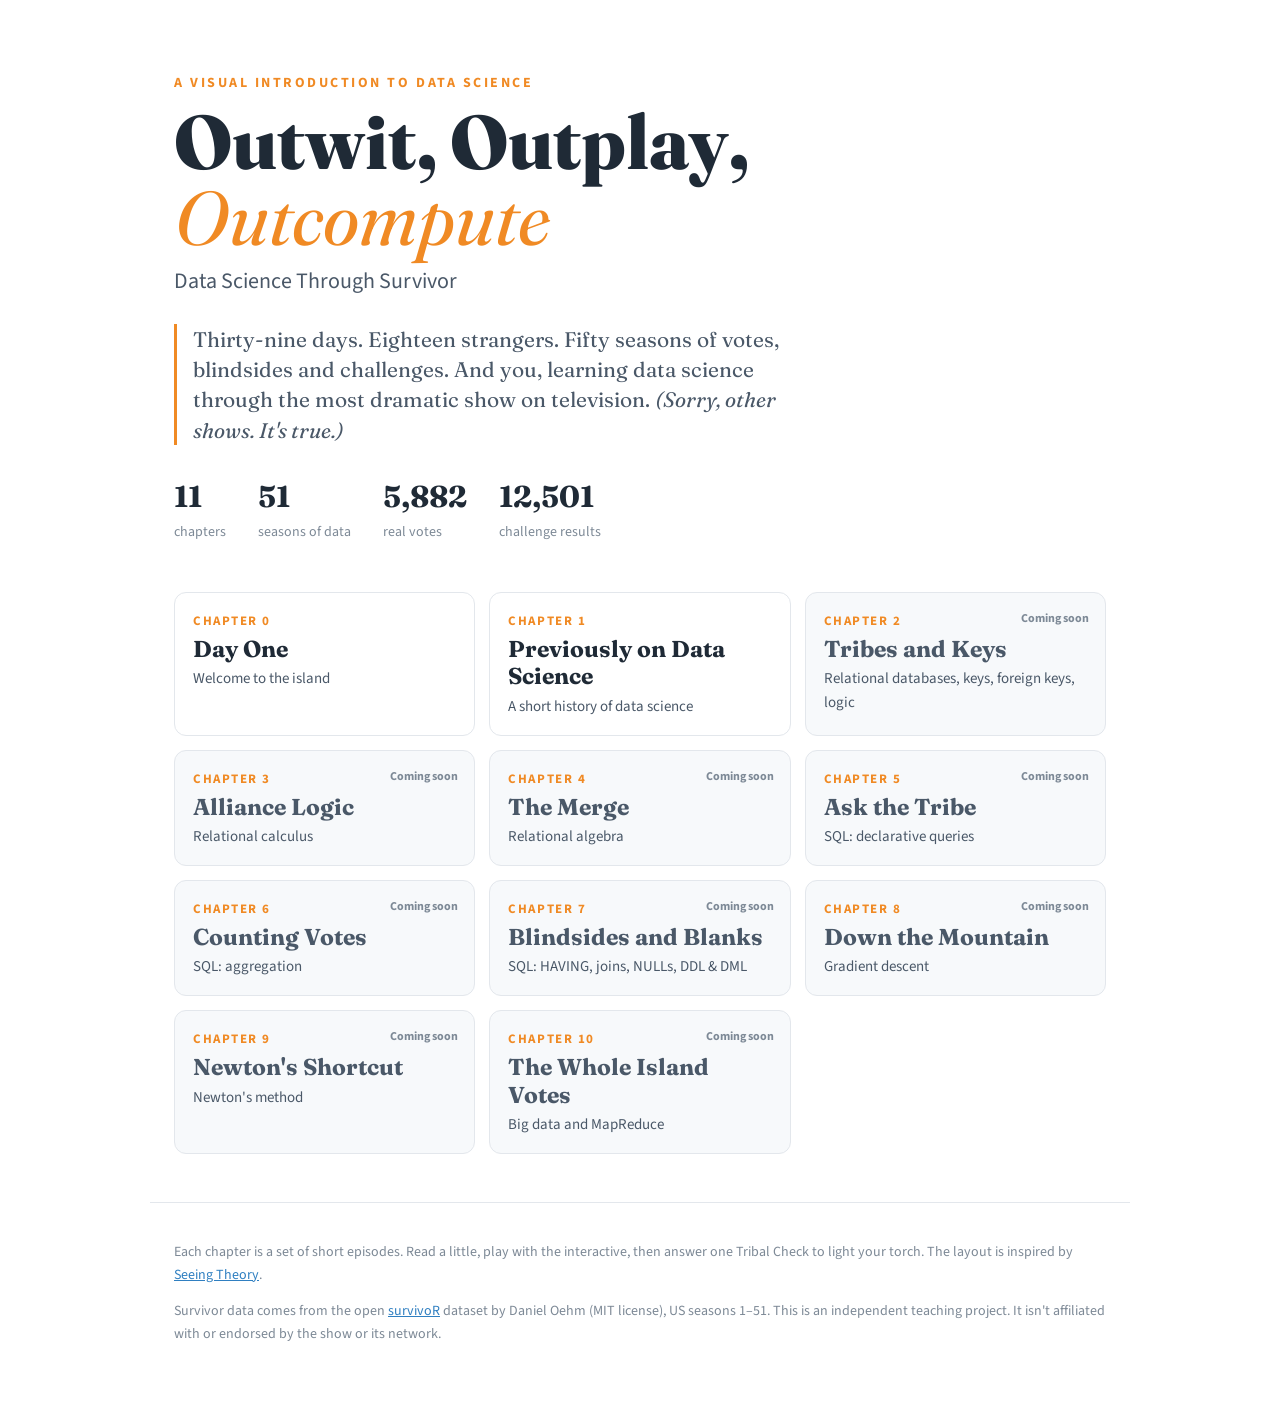
<file: index.html>
<!doctype html>
<html lang="en">
<head>
  <meta charset="utf-8">
  <meta name="viewport" content="width=device-width, initial-scale=1">
  <link rel="icon" href="data:image/svg+xml,<svg xmlns=%22http://www.w3.org/2000/svg%22 viewBox=%220 0 100 100%22><text y=%22.9em%22 font-size=%2290%22>🔥</text></svg>">
  <title>Outwit, Outplay, Outcompute</title>
  <meta name="description" content="A visual, interactive introduction to data science, taught through Survivor data.">
  <link rel="preconnect" href="https://fonts.googleapis.com">
  <link rel="preconnect" href="https://fonts.gstatic.com" crossorigin>
  <link href="https://fonts.googleapis.com/css2?family=Fraunces:ital,opsz,wght@0,9..144,600;0,9..144,800;1,9..144,400&family=Source+Sans+3:wght@400;600;700&family=JetBrains+Mono:wght@400&display=swap" rel="stylesheet">
  <link rel="stylesheet" href="assets/css/site.css">
  <style>
    .hero { max-width: 980px; margin: 0 auto; padding: 72px 24px 32px; }
    .hero .kicker { font-size: 14px; letter-spacing: .18em; text-transform: uppercase; color: var(--torch); font-weight: 700; }
    .hero h1 { font-family: var(--font-voice); font-size: clamp(40px, 7vw, 76px); line-height: 1; margin: 10px 0 8px; font-weight: 800; }
    .hero h1 em { font-style: italic; font-weight: 400; color: var(--torch); }
    .hero .sub { font-size: 22px; color: var(--ink-soft); margin: 0 0 24px; }
    .hero .previously { max-width: 640px; }
    .stats { display: flex; gap: 32px; flex-wrap: wrap; margin: 28px 0 0; }
    .stats div { font-size: 14px; color: var(--muted); }
    .stats b { display: block; font-family: var(--font-voice); font-size: 30px; color: var(--ink); }
    .chapters { max-width: 980px; margin: 0 auto; padding: 16px 24px 48px; display: grid; grid-template-columns: repeat(auto-fill, minmax(280px, 1fr)); gap: 14px; }
    .ch-card { display: block; padding: 18px 18px 16px; border: 1px solid var(--line); border-radius: 12px; text-decoration: none; color: var(--ink); background: #fff; transition: border-color .15s, transform .15s; position: relative; }
    a.ch-card:hover { border-color: var(--torch); transform: translateY(-2px); }
    .ch-card .n { font-size: 13px; letter-spacing: .12em; text-transform: uppercase; color: var(--torch); font-weight: 700; }
    .ch-card h3 { font-family: var(--font-voice); font-size: 23px; margin: 4px 0 4px; line-height: 1.2; }
    .ch-card p { margin: 0; color: var(--ink-soft); font-size: 15px; }
    .ch-card.soon { background: var(--panel); color: var(--muted); }
    .ch-card.soon h3 { color: var(--ink-soft); }
    .ch-card .badge { position: absolute; top: 16px; right: 16px; font-size: 12px; font-weight: 700; color: var(--muted); }
    footer { max-width: 980px; margin: 0 auto; padding: 24px 24px 48px; color: var(--muted); font-size: 14px; border-top: 1px solid var(--line); }
  </style>
</head>
<body>
  <header class="hero">
    <div class="kicker">A visual introduction to data science</div>
    <h1>Outwit, Outplay, <em>Outcompute</em></h1>
    <p class="sub">Data Science Through Survivor</p>
    <p class="previously">Thirty-nine days. Eighteen strangers. Fifty seasons of votes, blindsides and challenges. And you, learning data science through the most dramatic show on television. <span class="aside">(Sorry, other shows. It's true.)</span></p>
    <div class="stats" id="stats"></div>
  </header>

  <main class="chapters" id="chapters"></main>

  <footer>
    <p>Each chapter is a set of short episodes. Read a little, play with the interactive, then answer one Tribal Check to light your torch. The layout is inspired by <a href="https://seeing-theory.brown.edu/">Seeing Theory</a>.</p>
    <p>Survivor data comes from the open <a href="https://github.com/doehm/survivoR">survivoR</a> dataset by Daniel Oehm (MIT license), US seasons 1–51. This is an independent teaching project. It isn't affiliated with or endorsed by the show or its network.</p>
  </footer>

  <script src="assets/js/module.js"></script>
  <script>
    (function () {
      const M = window.MODULE;
      const box = document.getElementById("chapters");
      M.chapters.forEach((c) => {
        const a = document.createElement(c.ready ? "a" : "div");
        a.className = "ch-card" + (c.ready ? "" : " soon");
        if (c.ready) a.href = c.href;
        a.innerHTML = `<div class="n">Chapter ${c.n}</div><h3>${c.title}</h3><p>${c.topic}</p>` +
          (c.ready ? "" : '<span class="badge">Coming soon</span>');
        box.appendChild(a);
      });
      document.getElementById("stats").innerHTML =
        "<div><b>11</b>chapters</div><div><b>51</b>seasons of data</div><div><b>5,882</b>real votes</div><div><b>12,501</b>challenge results</div>";
    })();
  </script>
</body>
</html>
</file>
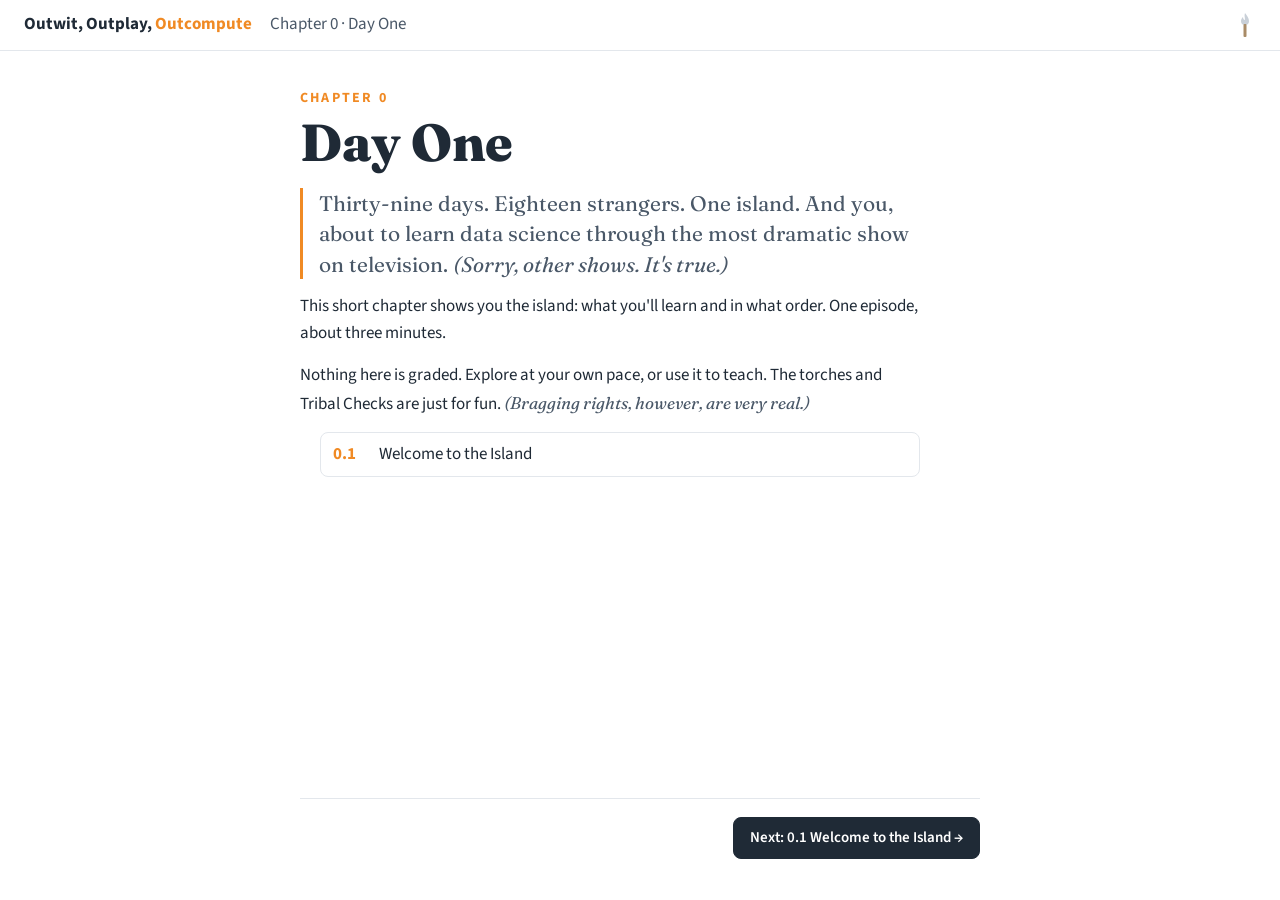
<file: chapters/00-day-one.html>
<!doctype html>
<html lang="en">
<head>
  <meta charset="utf-8">
  <meta name="viewport" content="width=device-width, initial-scale=1">
  <link rel="icon" href="data:image/svg+xml,<svg xmlns=%22http://www.w3.org/2000/svg%22 viewBox=%220 0 100 100%22><text y=%22.9em%22 font-size=%2290%22>🔥</text></svg>">
  <title>Day One · Outwit, Outplay, Outcompute</title>
  <link rel="preconnect" href="https://fonts.googleapis.com">
  <link rel="preconnect" href="https://fonts.gstatic.com" crossorigin>
  <link href="https://fonts.googleapis.com/css2?family=Fraunces:ital,opsz,wght@0,9..144,600;0,9..144,800;1,9..144,400&family=Source+Sans+3:wght@400;600;700&family=JetBrains+Mono:wght@400&display=swap" rel="stylesheet">
  <link rel="stylesheet" href="../assets/css/site.css">
</head>
<body data-chapter="ch00" data-chapter-title="Chapter 0: Day One" data-next="01-previously-on-data-science.html">
  <header class="topbar">
    <a class="home" href="../index.html">Outwit, Outplay, <span>Outcompute</span></a>
    <span class="chapter-name">Chapter 0 · Day One</span>
    <nav class="torches" aria-label="Episodes"></nav>
  </header>

  <main class="layout">
    <div class="text-col">

      <!-- ===================== COVER ===================== -->
      <section class="episode" data-ep="start" data-title="Day One" data-kind="cover">
        <div class="cover-kicker">Chapter 0</div>
        <h1 class="cover-title">Day One</h1>
        <p class="previously">Thirty-nine days. Eighteen strangers. One island. And you, about to learn data science through the most dramatic show on television. <span class="aside">(Sorry, other shows. It's true.)</span></p>
        <p>This short chapter shows you the island: what you'll learn and in what order. One episode, about three minutes.</p>
        <p>Nothing here is graded. Explore at your own pace, or use it to teach. The torches and Tribal Checks are just for fun. <span class="aside">(Bragging rights, however, are very real.)</span></p>
        <ul class="ep-list"></ul>
      </section>

      <!-- ===================== 0.1 ===================== -->
      <section class="episode" data-ep="0.1" data-title="Welcome to the Island">
        <h2>Welcome to the Island</h2>
        <p>This module is about one thing: getting <b>useful, non-obvious knowledge out of data</b>. That's what data science is.</p>
        <p>To do it, you need two kinds of tools. There's the <b>software</b> that real data scientists use every day, and the <b>math, statistics and machine learning</b> that run underneath it.</p>
        <p>One more thing up front. This isn't only about machine learning. We care about <b>big data</b>: data so large and messy that just <i>storing</i> it and <i>asking it questions</i> is half the battle.</p>
        <p>Here's your island. Each camp is a chapter, and you'll visit them in order. <span class="aside">(No skipping ahead. I'm a narrator, not a miracle worker.)</span> Hover a camp to see what's there. Past the last camp, it's foggy. That's next season.</p>

        <div class="wjh"><b>What just happened</b>Data science = useful, non-obvious knowledge from data. This module covers the tools, the math, and big data.</div>

        <div class="check" data-answer="b"
             data-right="Exactly. Big data, plus the tools and math to handle it."
             data-wrong="Close, but no torch. Machine learning is part of it, not the whole thing.">
          <div class="q-label">Tribal Check</div>
          <p class="q">This module's focus is closest to…</p>
          <div class="opts">
            <button class="opt" data-k="a">Pure machine learning</button>
            <button class="opt" data-k="b">Big data, plus the tools and math to work with it</button>
            <button class="opt" data-k="c">Spreadsheet skills</button>
          </div>
          <p class="fb"></p>
        </div>

        <div class="stage" id="stage-0-1">
          <p class="panel-title">The island · 10 camps</p>
          <div id="island"></div>
          <div id="camp-info" class="wjh" style="border-left-color: var(--torch)"><b>Camp info</b>Hover or tap a camp.</div>
        </div>
      </section>


      <!-- ===================== NEXT TIME ===================== -->
      <section class="episode" data-ep="next" data-title="Next time on…" data-kind="council">
        <div class="cover-kicker">Next time on…</div>
        <h1 class="cover-title">Previously on Data Science</h1>
        <p class="previously">A coin flip that isn't a coin flip, a map that solved a mystery, and a robot that got voted off the island. Twice.</p>
        <p><a class="btn torch" href="01-previously-on-data-science.html">Start Chapter 1 →</a></p>
        <h3>Your torches</h3>
        <ul class="ep-list"></ul>
      </section>
    </div>

    <aside class="stage-col" aria-label="Interactive"></aside>
    <div class="nav-col"></div>
  </main>

  <script src="../assets/js/module.js"></script>
  <script src="../assets/js/core.js"></script>
  <script src="../assets/js/ch00.js"></script>
</body>
</html>
</file>
<file: assets/css/site.css>
/* Outwit, Outplay, Outcompute — shared styles
   Seeing Theory layout: text on the left, interactive on the right.
   Blue = theory, green = what actually happened. */

:root {
  --ink: #1f2a36;
  --ink-soft: #4a5868;
  --muted: #7d8996;
  --line: #e3e7ec;
  --bg: #ffffff;
  --panel: #f7f9fb;
  --sand: #fbf6ec;
  --sand-line: #efe3cb;
  --theory: #5aa9e6;
  --theory-soft: #d6eaf9;
  --observed: #3dbb85;
  --observed-soft: #d4f2e4;
  --torch: #f08a24;
  --torch-soft: #fde6cf;
  --danger: #e0564e;
  --danger-soft: #fbe0de;
  --grey: #c9d0d8;
  --radius: 10px;
  --font-body: "Source Sans 3", system-ui, -apple-system, "Segoe UI", sans-serif;
  --font-voice: "Fraunces", Georgia, serif;
  --font-mono: "JetBrains Mono", ui-monospace, Menlo, monospace;
}

* { box-sizing: border-box; }
html, body { margin: 0; }
body {
  background: var(--bg);
  color: var(--ink);
  font-family: var(--font-body);
  font-size: 17px;
  line-height: 1.6;
  -webkit-font-smoothing: antialiased;
}
a { color: #2f7fc1; }
button { font: inherit; }
code, .mono { font-family: var(--font-mono); font-size: 0.88em; }

/* ---------- top bar ---------- */
.topbar {
  position: sticky; top: 0; z-index: 20;
  display: flex; align-items: center; gap: 18px;
  padding: 10px 24px;
  background: rgba(255,255,255,0.96);
  border-bottom: 1px solid var(--line);
  backdrop-filter: blur(6px);
}
.topbar .home { font-weight: 700; text-decoration: none; color: var(--ink); white-space: nowrap; }
.topbar .home span { color: var(--torch); }
.topbar .chapter-name { color: var(--ink-soft); white-space: nowrap; overflow: hidden; text-overflow: ellipsis; }
.torches { display: flex; gap: 4px; margin-left: auto; flex-wrap: wrap; justify-content: flex-end; }
.torch-btn {
  width: 22px; height: 30px; padding: 0; border: 0; background: none; cursor: pointer;
  display: grid; place-items: center; border-radius: 6px;
}
.torch-btn:hover, .torch-btn:focus-visible { background: var(--panel); outline: none; }
.torch-btn.current { background: var(--torch-soft); }
.torch-btn svg { width: 14px; height: 24px; }
.torch-btn .flame { fill: var(--grey); transition: fill .3s; }
.torch-btn.lit .flame { fill: var(--torch); }
.torch-btn .stick { fill: #a98b67; }

/* ---------- two-column episode layout ---------- */
.layout {
  display: grid;
  grid-template-columns: minmax(320px, 40%) 1fr;
  grid-template-rows: 1fr auto;
  grid-template-areas: "text stage" "nav stage";
  min-height: calc(100vh - 52px);
}
.text-col {
  grid-area: text;
  padding: 36px 40px 0;
  border-right: 1px solid var(--line);
  background: var(--bg);
}
.nav-col { grid-area: nav; padding: 0 40px 40px; border-right: 1px solid var(--line); }
.stage-col {
  grid-area: stage;
  align-self: start;
  position: sticky; top: 52px;
  height: calc(100vh - 52px);
  overflow-y: auto;
  padding: 32px 36px;
  background: var(--bg);
}
/* cover and council screens have no interactive: one centered column */
.layout.no-stage { grid-template-columns: minmax(0, 760px); grid-template-areas: "text" "nav"; justify-content: center; }
.layout.no-stage .stage-col { display: none; }
.layout.no-stage .text-col, .layout.no-stage .nav-col { border-right: 0; }

.episode { display: none; max-width: 620px; }
.episode.active { display: block; animation: fadeUp .35s ease; }
.stage { display: none; }
.stage.active { display: block; animation: fadeUp .35s ease; }
@keyframes fadeUp { from { opacity: 0; transform: translateY(6px); } to { opacity: 1; transform: none; } }

.ep-label {
  font-size: 13px; letter-spacing: .12em; text-transform: uppercase;
  color: var(--torch); font-weight: 700; margin: 0 0 4px;
}
.episode h2 {
  font-family: var(--font-voice); font-weight: 700; font-size: 34px; line-height: 1.15;
  margin: 0 0 18px;
}
.episode h3 { font-size: 18px; margin: 26px 0 8px; }
.episode p { margin: 0 0 14px; }
.episode ul { padding-left: 20px; margin: 0 0 14px; }
.episode li { margin-bottom: 4px; }

/* narrator voice */
.aside { font-family: var(--font-voice); font-style: italic; color: var(--ink-soft); }
.big-line { font-family: var(--font-voice); font-size: 22px; line-height: 1.35; }
.tag {
  display: inline-block; margin: 2px 0; padding: 1px 10px;
  border-radius: 999px; background: var(--ink); color: #fff;
  font-size: 13px; font-weight: 600; letter-spacing: .02em;
  transform: rotate(-1.5deg);
}
.theory { color: #2f86c9; font-weight: 600; }
.observed { color: #23935f; font-weight: 600; }

.later { display: none; }
.later.shown { display: block; animation: fadeUp .4s ease; }

/* "What just happened" */
.wjh {
  margin: 22px 0; padding: 14px 18px;
  background: var(--panel); border-left: 4px solid var(--theory);
  border-radius: 0 var(--radius) var(--radius) 0;
}
.wjh b { display: block; font-size: 12px; letter-spacing: .12em; text-transform: uppercase; color: var(--muted); margin-bottom: 2px; }

/* Tribal Check */
.check {
  margin: 22px 0; padding: 16px 18px;
  background: var(--sand); border: 1px solid var(--sand-line); border-radius: var(--radius);
}
.check .q-label { font-size: 12px; letter-spacing: .12em; text-transform: uppercase; color: #b06a1d; font-weight: 700; }
.check .q { font-weight: 600; margin: 4px 0 10px; }
.check .opts { display: grid; gap: 8px; }
.check .opt {
  text-align: left; padding: 9px 12px; border-radius: 8px; cursor: pointer;
  border: 1px solid var(--sand-line); background: #fff; color: var(--ink);
}
.check .opt:hover { border-color: var(--torch); }
.check .opt.right { background: var(--observed-soft); border-color: var(--observed); }
.check .opt.wrong { background: var(--danger-soft); border-color: var(--danger); }
.check .fb { margin: 10px 0 0; min-height: 1em; }

/* nav */
.ep-nav { display: flex; justify-content: space-between; gap: 12px; margin-top: 32px; padding-top: 18px; border-top: 1px solid var(--line); }

/* ---------- buttons & controls ---------- */
.btn {
  display: inline-flex; align-items: center; gap: 6px;
  padding: 8px 16px; border-radius: 8px; cursor: pointer;
  border: 1px solid var(--line); background: #fff; color: var(--ink);
  font-weight: 600; font-size: 15px;
  transition: background .15s, border-color .15s, transform .05s;
}
.btn:hover { border-color: var(--theory); background: #f4f9fe; }
.btn:active { transform: translateY(1px); }
.btn:disabled { opacity: .45; cursor: default; }
.btn.primary { background: var(--ink); color: #fff; border-color: var(--ink); }
.btn.primary:hover { background: #33475b; }
.btn.torch { background: var(--torch); border-color: var(--torch); color: #fff; }
.btn.torch:hover { background: #d97614; }
.btn-row { display: flex; flex-wrap: wrap; gap: 8px; margin: 12px 0; }

.panel-title { font-size: 13px; letter-spacing: .12em; text-transform: uppercase; color: var(--muted); font-weight: 700; margin: 0 0 8px; }
.stage .note { color: var(--muted); font-size: 14px; }
.stage .big-num { font-family: var(--font-voice); font-size: 44px; font-weight: 700; line-height: 1; }
.legend { display: flex; gap: 16px; flex-wrap: wrap; font-size: 14px; color: var(--ink-soft); margin: 6px 0; }
.legend i { display: inline-block; width: 12px; height: 12px; border-radius: 3px; margin-right: 6px; vertical-align: -1px; }

input[type=range] { width: 100%; accent-color: var(--theory); }
label.slider { display: block; font-size: 14px; color: var(--ink-soft); margin: 10px 0 2px; }
select { font: inherit; padding: 5px 8px; border-radius: 6px; border: 1px solid var(--line); }

svg text { font-family: var(--font-body); }
.axis text { fill: var(--muted); font-size: 12px; }
.axis path, .axis line { stroke: var(--grey); }

table.data { border-collapse: collapse; font-size: 14px; width: 100%; }
table.data th, table.data td { padding: 5px 8px; border-bottom: 1px solid var(--line); text-align: left; }
table.data th { color: var(--muted); font-weight: 600; font-size: 12px; text-transform: uppercase; letter-spacing: .06em; }
table.data tr.dup td { color: var(--muted); text-decoration: line-through; background: #fafafa; }
table.data tr.safe td:last-child { color: #23935f; font-weight: 700; }

.tooltip {
  position: fixed; pointer-events: none; z-index: 50;
  background: var(--ink); color: #fff; padding: 7px 10px; border-radius: 8px;
  font-size: 13px; line-height: 1.4; max-width: 260px;
  opacity: 0; transition: opacity .12s;
}

/* ---------- cover & council screens ---------- */
.cover-kicker { font-size: 14px; letter-spacing: .16em; text-transform: uppercase; color: var(--torch); font-weight: 700; }
.cover-title { font-family: var(--font-voice); font-size: 52px; line-height: 1.05; margin: 6px 0 18px; font-weight: 800; }
.previously { font-family: var(--font-voice); font-size: 21px; line-height: 1.45; color: var(--ink-soft); border-left: 3px solid var(--torch); padding-left: 16px; }
.ep-list { list-style: none; padding: 0; margin: 20px 0; display: grid; gap: 6px; }
.ep-list button {
  width: 100%; text-align: left; display: flex; gap: 12px; align-items: baseline;
  border: 1px solid var(--line); background: #fff; padding: 8px 12px; border-radius: 8px; cursor: pointer; color: var(--ink);
}
.ep-list button:hover { border-color: var(--torch); }
.ep-list .num { color: var(--torch); font-weight: 700; min-width: 34px; }
.ep-list .done { margin-left: auto; color: var(--observed); font-weight: 700; }

/* ---------- responsive ---------- */
@media (max-width: 900px) {
  .layout { grid-template-columns: 1fr; grid-template-rows: auto; grid-template-areas: "text" "stage" "nav"; }
  .text-col { border-right: 0; padding: 24px 16px 8px; }
  .nav-col { border-right: 0; padding: 0 16px 32px; }
  .stage-col { display: none; }
  .episode .stage { margin: 18px 0 8px; padding: 14px 0; border-top: 1px solid var(--line); border-bottom: 1px solid var(--line); }
  .topbar { padding: 8px 16px; gap: 10px; flex-wrap: wrap; }
  .topbar .chapter-name { display: none; }
  .torches { margin-left: 0; justify-content: flex-start; }
  .episode h2 { font-size: 28px; }
  .cover-title { font-size: 38px; }
}
</file>
